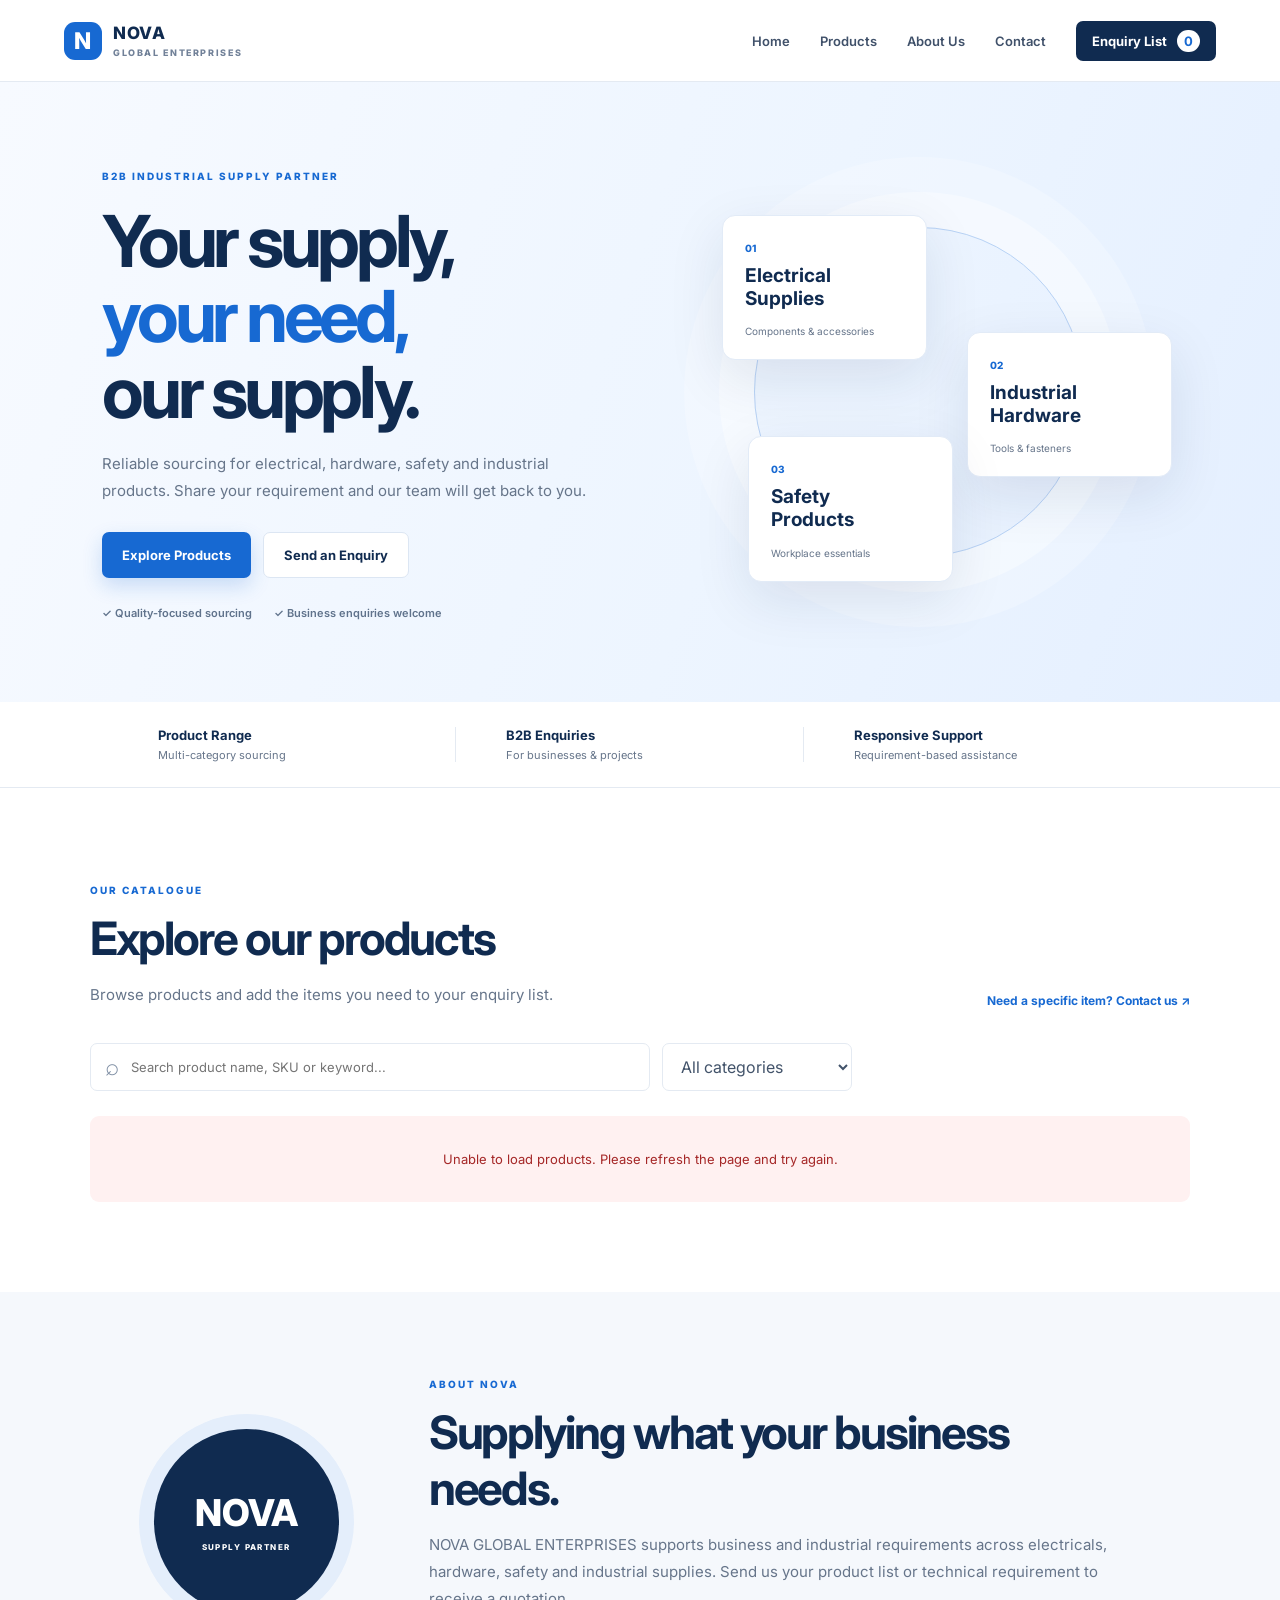
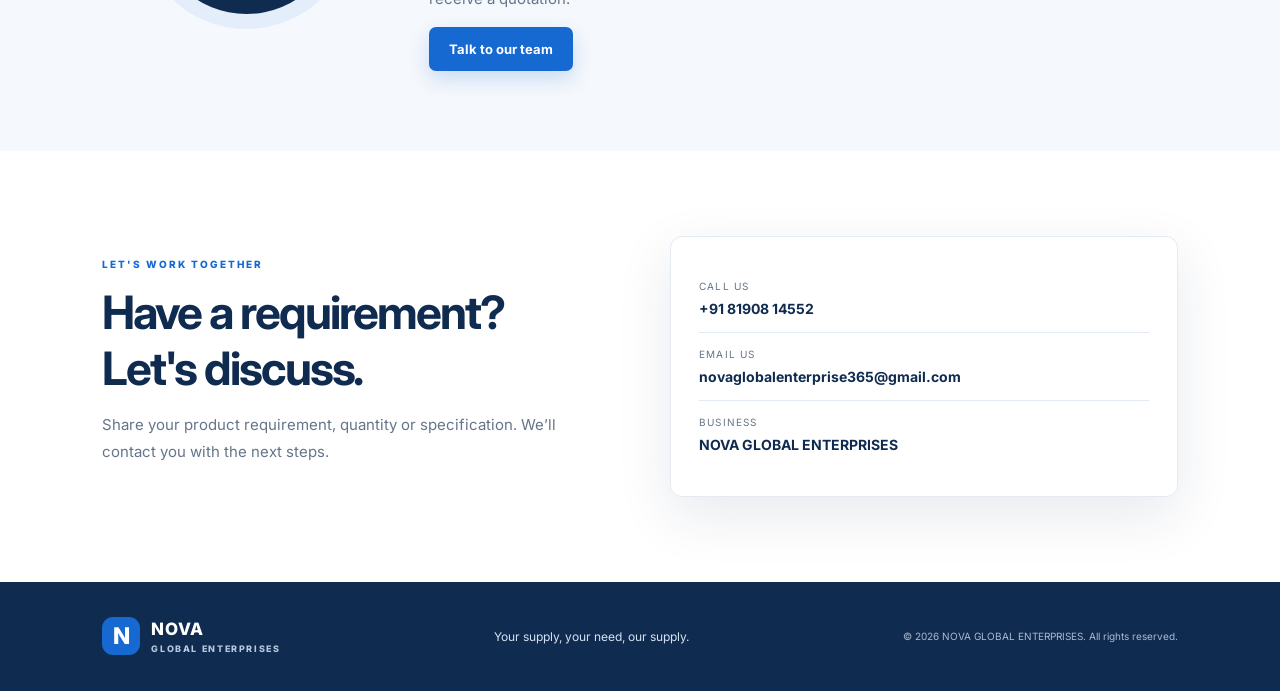
<file: index.html>
<!doctype html>
<html lang="en">
<head>
  <meta charset="utf-8">
  <meta name="viewport" content="width=device-width, initial-scale=1">
  <meta name="description" content="NOVA GLOBAL ENTERPRISES - Electrical, hardware, safety and industrial supplies.">
  <title>NOVA GLOBAL ENTERPRISES | B2B Supplies</title>
  <link rel="preconnect" href="https://fonts.googleapis.com">
  <link rel="preconnect" href="https://fonts.gstatic.com" crossorigin>
  <link href="https://fonts.googleapis.com/css2?family=Inter:wght@400;500;600;700;800&display=swap" rel="stylesheet">
  <link rel="stylesheet" href="style.css">
</head>
<body>
<header class="site-header">
  <a class="brand" href="#home"><span class="brand-mark">N</span><span>NOVA <small>GLOBAL ENTERPRISES</small></span></a>
  <button class="menu-toggle" id="menuToggle" aria-label="Toggle navigation">☰</button>
  <nav id="mainNav">
    <a href="#home">Home</a><a href="#products">Products</a><a href="#about">About Us</a><a href="#contact">Contact</a>
    <button class="nav-enquiry" id="openCart">Enquiry List <b id="cartCount">0</b></button>
  </nav>
</header>

<main>
  <section class="hero" id="home">
    <div class="hero-copy">
      <span class="eyebrow">B2B INDUSTRIAL SUPPLY PARTNER</span>
      <h1>Your supply,<br><em>your need,</em><br>our supply.</h1>
      <p>Reliable sourcing for electrical, hardware, safety and industrial products. Share your requirement and our team will get back to you.</p>
      <div class="hero-actions"><a class="btn primary" href="#products">Explore Products</a><button class="btn light" id="heroEnquiry">Send an Enquiry</button></div>
      <div class="hero-points"><span>✓ Quality-focused sourcing</span><span>✓ Business enquiries welcome</span></div>
    </div>
    <div class="hero-visual">
      <div class="visual-card card-one"><span>01</span><strong>Electrical<br>Supplies</strong><small>Components & accessories</small></div>
      <div class="visual-card card-two"><span>02</span><strong>Industrial<br>Hardware</strong><small>Tools & fasteners</small></div>
      <div class="visual-card card-three"><span>03</span><strong>Safety<br>Products</strong><small>Workplace essentials</small></div>
      <div class="visual-orbit"></div>
    </div>
  </section>

  <section class="trust-strip"><div><strong>Product Range</strong><span>Multi-category sourcing</span></div><div><strong>B2B Enquiries</strong><span>For businesses & projects</span></div><div><strong>Responsive Support</strong><span>Requirement-based assistance</span></div></section>

  <section class="section" id="products">
    <div class="section-heading"><div><span class="eyebrow">OUR CATALOGUE</span><h2>Explore our products</h2><p>Browse products and add the items you need to your enquiry list.</p></div><a class="text-link" href="#contact">Need a specific item? Contact us ↗</a></div>
    <div class="catalogue-tools">
      <label class="search-box"><span>⌕</span><input id="searchInput" type="search" placeholder="Search product name, SKU or keyword..."></label>
      <select id="categoryFilter" aria-label="Filter by category"><option value="">All categories</option></select>
    </div>
    <div id="loadingState" class="state-message">Loading products from Google Sheets…</div>
    <div id="errorState" class="state-message error hidden"></div>
    <div id="productGrid" class="product-grid"></div>
    <div id="emptyState" class="state-message hidden">No products found. Try another search.</div>
  </section>

  <section class="about-section" id="about">
    <div class="about-badge">NOVA<br><small>SUPPLY PARTNER</small></div>
    <div><span class="eyebrow">ABOUT NOVA</span><h2>Supplying what your business needs.</h2><p>NOVA GLOBAL ENTERPRISES supports business and industrial requirements across electricals, hardware, safety and industrial supplies. Send us your product list or technical requirement to receive a quotation.</p><a class="btn primary" href="#contact">Talk to our team</a></div>
  </section>

  <section class="contact-section" id="contact">
    <div><span class="eyebrow">LET'S WORK TOGETHER</span><h2>Have a requirement?<br>Let's discuss.</h2><p>Share your product requirement, quantity or specification. We’ll contact you with the next steps.</p></div>
    <div class="contact-card"><div><span>Call us</span><a href="tel:+918190814552">+91 81908 14552</a></div><div><span>Email us</span><a href="mailto:novaglobalenterprise365@gmail.com">novaglobalenterprise365@gmail.com</a></div><div><span>Business</span><strong>NOVA GLOBAL ENTERPRISES</strong></div></div>
  </section>
</main>

<footer><a class="brand footer-brand" href="#home"><span class="brand-mark">N</span><span>NOVA <small>GLOBAL ENTERPRISES</small></span></a><p>Your supply, your need, our supply.</p><small>© <span id="year"></span> NOVA GLOBAL ENTERPRISES. All rights reserved.</small></footer>

<div class="drawer-backdrop" id="drawerBackdrop"></div>
<aside class="enquiry-drawer" id="enquiryDrawer" aria-label="Enquiry list">
  <div class="drawer-head"><div><span class="eyebrow">YOUR REQUIREMENT</span><h3>Enquiry List</h3></div><button class="icon-btn" id="closeCart" aria-label="Close">×</button></div>
  <div id="cartItems" class="cart-items"><p class="muted">Your enquiry list is empty.</p></div>
  <form id="enquiryForm" class="enquiry-form">
    <h4>Contact details</h4>
    <div class="form-grid"><label>Your name *<input name="name" required maxlength="100"></label><label>Company name<input name="company" maxlength="120"></label><label>Email address *<input name="email" type="email" required maxlength="150"></label><label>Phone number *<input name="phone" type="tel" required maxlength="30"></label></div>
    <label>Address<textarea name="address" rows="2"></textarea></label>
    <label>Additional message<textarea name="message" rows="3" placeholder="Quantity, delivery location, specifications..."></textarea></label>
    <button class="btn primary full" type="submit" id="submitEnquiry">Submit Enquiry</button>
    <p class="form-note" id="formMessage">Your enquiry will be recorded in our system.</p>
  </form>
</aside>

<div class="modal-backdrop hidden" id="productModal">
  <div class="product-modal"><button class="icon-btn modal-close" id="closeModal">×</button><div id="modalContent"></div></div>
</div>
<div class="toast" id="toast"></div>
<script src="app.js"></script>
</body>
</html>
</file>
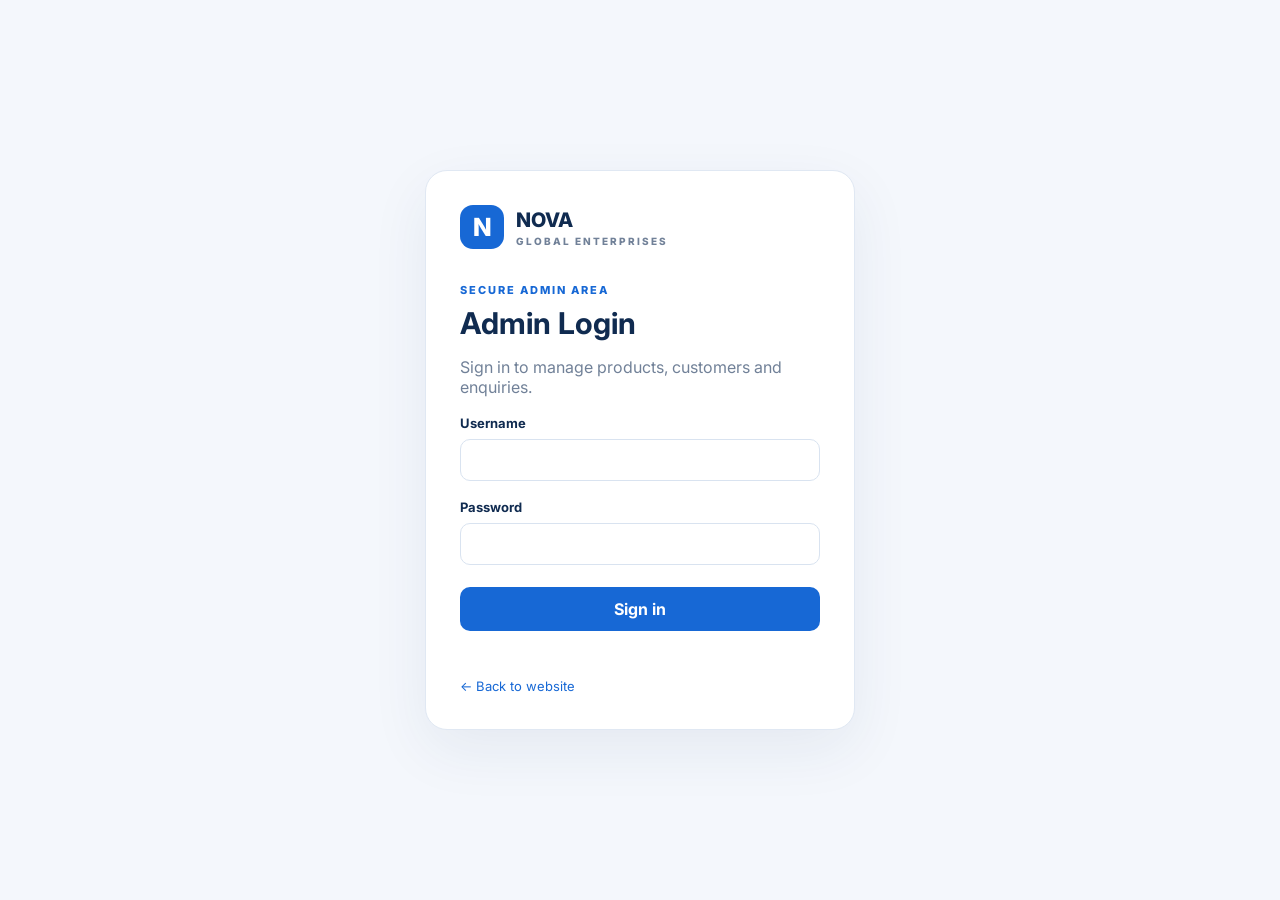
<file: admin.html>
<!doctype html>
<html lang="en">
<head>
<meta charset="utf-8">
<meta name="viewport" content="width=device-width, initial-scale=1">
<meta name="robots" content="noindex,nofollow">
<title>NOVA Admin Dashboard</title>
<link rel="preconnect" href="https://fonts.googleapis.com">
<link rel="preconnect" href="https://fonts.gstatic.com" crossorigin>
<link href="https://fonts.googleapis.com/css2?family=Inter:wght@400;500;600;700;800&display=swap" rel="stylesheet">
<link rel="stylesheet" href="admin.css">
</head>
<body>
<div id="loginView" class="login-wrap">
  <form id="loginForm" class="login-card">
    <div class="brand"><span class="brand-mark">N</span><span>NOVA <small>GLOBAL ENTERPRISES</small></span></div>
    <p class="eyebrow">SECURE ADMIN AREA</p>
    <h1>Admin Login</h1>
    <p class="muted">Sign in to manage products, customers and enquiries.</p>
    <label>Username<input name="username" autocomplete="username" required></label>
    <label>Password<input name="password" type="password" autocomplete="current-password" required></label>
    <button class="btn primary full" id="loginButton">Sign in</button>
    <p class="message" id="loginMessage" role="status"></p>
    <a class="back-link" href="./">← Back to website</a>
  </form>
</div>

<div id="appView" class="app hidden">
  <aside class="sidebar">
    <a class="brand side-brand" href="./"><span class="brand-mark">N</span><span>NOVA <small>ADMIN</small></span></a>
    <nav>
      <button class="side-link active" data-view="overview">▦ <span>Overview</span></button>
      <button class="side-link" data-view="products">□ <span>Products</span></button>
      <button class="side-link" data-view="enquiries">☷ <span>Enquiries</span></button>
      <button class="side-link" data-view="customers">♙ <span>Customers</span></button>
    </nav>
    <button id="logoutButton" class="logout">↪ Sign out</button>
  </aside>

  <main class="main">
    <header class="topbar">
      <div><span class="eyebrow">NOVA GLOBAL ENTERPRISES</span><h1 id="pageTitle">Overview</h1></div>
      <div class="top-actions"><span id="adminName" class="admin-name"></span><a href="./" target="_blank" rel="noopener">View website ↗</a></div>
    </header>

    <section id="overviewView" class="view">
      <div class="stats-grid">
        <article class="stat-card"><span>Total Products</span><strong id="statProducts">0</strong></article>
        <article class="stat-card"><span>Active Products</span><strong id="statActive">0</strong></article>
        <article class="stat-card"><span>Total Enquiries</span><strong id="statEnquiries">0</strong></article>
        <article class="stat-card"><span>New Enquiries</span><strong id="statNew">0</strong></article>
        <article class="stat-card"><span>Total Customers</span><strong id="statCustomers">0</strong></article>
      </div>
      <section class="panel">
        <div class="panel-head"><div><h2>Recent enquiries</h2><p class="muted">Latest customer requirements</p></div><button class="btn outline" data-go="enquiries">View all</button></div>
        <div class="table-wrap"><table><thead><tr><th>Enquiry No.</th><th>Customer</th><th>Company</th><th>Status</th><th>Date</th></tr></thead><tbody id="recentEnquiries"></tbody></table></div>
      </section>
    </section>

    <section id="productsView" class="view hidden">
      <section class="panel">
        <div class="panel-head"><div><h2>Product catalogue</h2><p class="muted">Add and maintain the products shown on the public website.</p></div><button class="btn primary" id="addProductButton">+ Add product</button></div>
        <div class="toolbar"><input id="productSearch" placeholder="Search name, SKU or category..."></div>
        <div class="table-wrap"><table><thead><tr><th>Product</th><th>SKU</th><th>Category</th><th>Status</th><th>Actions</th></tr></thead><tbody id="productsTable"></tbody></table></div>
      </section>
    </section>

    <section id="enquiriesView" class="view hidden">
      <section class="panel">
        <div class="panel-head"><div><h2>Customer enquiries</h2><p class="muted">Review requested products and update enquiry status.</p></div><button class="btn outline" id="refreshEnquiries">Refresh</button></div>
        <div id="enquiriesList" class="enquiry-list"></div>
      </section>
    </section>

    <section id="customersView" class="view hidden">
      <section class="panel">
        <div class="panel-head"><div><h2>Customers</h2><p class="muted">Customer records submitted through the website.</p></div><button class="btn outline" id="refreshCustomers">Refresh</button></div>
        <div class="table-wrap"><table><thead><tr><th>Name</th><th>Company</th><th>Email</th><th>Phone</th><th>Address</th><th>Created</th></tr></thead><tbody id="customersTable"></tbody></table></div>
      </section>
    </section>
  </main>
</div>

<div id="productDialog" class="dialog-backdrop hidden">
  <form id="productForm" class="dialog">
    <div class="dialog-head"><div><span class="eyebrow">CATALOGUE</span><h2 id="productDialogTitle">Add product</h2></div><button type="button" class="icon-close" id="closeProductDialog">×</button></div>
    <input type="hidden" name="id">
    <div class="form-grid">
      <label>Product name *<input name="name" required maxlength="200"></label>
      <label>SKU<input name="sku" maxlength="100"></label>
      <label>Category<input name="category" maxlength="120" placeholder="e.g. Cable Management"></label>
      <label>Unit<input name="unit" maxlength="40" placeholder="Nos"></label>
      <label class="span-2">Short description<input name="short_description" maxlength="300"></label>
      <label class="span-2">Description<textarea name="description" rows="3"></textarea></label>
      <label class="span-2">Technical specifications<textarea name="specifications" rows="3"></textarea></label>
      <label class="span-2">Product image URL<input name="image_url" type="url" placeholder="https://..."></label>
      <label class="span-2">Datasheet URL<input name="datasheet_url" type="url" placeholder="https://..."></label>
      <label>Status<select name="status"><option>Active</option><option>Inactive</option></select></label>
    </div>
    <div class="dialog-actions"><button type="button" class="btn outline" id="cancelProduct">Cancel</button><button class="btn primary" id="saveProductButton">Save product</button></div>
    <p class="message" id="productMessage"></p>
  </form>
</div>
<div id="toast" class="toast"></div>
<script src="admin.js"></script>
</body>
</html>
</file>
<file: style.css>
:root{--navy:#102b50;--blue:#1769d2;--sky:#eaf3ff;--ink:#17263b;--muted:#66758a;--line:#e4eaf2;--white:#fff;--bg:#f8fafd;--shadow:0 18px 55px rgba(16,43,80,.10)}
*{box-sizing:border-box}html{scroll-behavior:smooth}body{margin:0;font-family:Inter,Arial,sans-serif;color:var(--ink);background:#fff}a{color:inherit;text-decoration:none}button,input,select,textarea{font:inherit}.site-header{height:82px;padding:0 max(5vw,24px);display:flex;align-items:center;justify-content:space-between;border-bottom:1px solid var(--line);background:#fff;position:sticky;top:0;z-index:20}.brand{display:flex;align-items:center;gap:11px;font-weight:800;letter-spacing:.04em;color:var(--navy);font-size:17px}.brand small{display:block;font-size:9px;letter-spacing:.18em;color:#718198;margin-top:4px}.brand-mark{width:38px;height:38px;border-radius:11px;background:var(--blue);color:#fff;display:grid;place-items:center;font-size:23px;font-weight:800}.site-header nav{display:flex;align-items:center;gap:30px;font-size:13px;font-weight:600;color:#40516a}.site-header nav>a:hover{color:var(--blue)}.nav-enquiry{border:0;background:var(--navy);color:white;border-radius:7px;padding:12px 16px;cursor:pointer;font-weight:700}.nav-enquiry b{background:#fff;color:var(--blue);border-radius:20px;padding:3px 7px;margin-left:7px}.menu-toggle{display:none;border:0;background:none;font-size:25px}.hero{min-height:600px;background:linear-gradient(110deg,#f7faff 0%,#edf5ff 58%,#e4efff 100%);padding:82px max(8vw,30px);display:grid;grid-template-columns:1fr 1fr;align-items:center;gap:40px;overflow:hidden}.eyebrow{font-size:10px;letter-spacing:.2em;font-weight:800;color:var(--blue)}h1{font-size:clamp(46px,5.6vw,76px);line-height:1.05;letter-spacing:-.06em;color:var(--navy);margin:20px 0}h1 em{font-style:normal;color:var(--blue)}.hero-copy p,.section-heading p,.about-section p,.contact-section p{max-width:530px;color:var(--muted);font-size:15px;line-height:1.8}.hero-actions{display:flex;gap:12px;margin-top:28px}.btn{border:0;border-radius:7px;padding:14px 20px;font-weight:700;font-size:13px;cursor:pointer;display:inline-flex;align-items:center;justify-content:center}.primary{background:var(--blue);color:#fff;box-shadow:0 8px 20px #1769d233}.primary:hover{background:#0d55b4}.light{background:#fff;color:var(--navy);border:1px solid #dce6f3}.hero-points{display:flex;gap:22px;margin-top:28px;color:#60738c;font-size:11px;font-weight:600}.hero-visual{height:410px;position:relative;display:grid;place-items:center}.visual-orbit{width:330px;height:330px;border:1px solid #b9d3f5;border-radius:50%;position:absolute;box-shadow:0 0 0 35px #ffffff55,0 0 0 70px #ffffff35}.visual-card{position:absolute;background:#fff;border:1px solid #e2ebf7;border-radius:13px;padding:20px 22px;box-shadow:var(--shadow);width:205px;z-index:2}.visual-card span{font-size:10px;color:var(--blue);font-weight:800}.visual-card strong{display:block;font-size:19px;line-height:1.2;color:var(--navy);margin:9px 0}.visual-card small{font-size:10px;color:var(--muted)}.card-one{top:28px;left:12%}.card-two{right:1%;top:145px}.card-three{bottom:15px;left:17%}.trust-strip{display:grid;grid-template-columns:repeat(3,1fr);padding:25px 10%;border-bottom:1px solid var(--line);gap:20px}.trust-strip div{display:flex;flex-direction:column;gap:5px;border-right:1px solid var(--line);padding-left:30px}.trust-strip div:last-child{border:0}.trust-strip strong{font-size:13px;color:var(--navy)}.trust-strip span{font-size:11px;color:var(--muted)}.section{padding:90px max(7vw,25px)}.section-heading{display:flex;align-items:end;justify-content:space-between;gap:25px}.section-heading h2,.about-section h2,.contact-section h2{font-size:clamp(30px,3.6vw,46px);letter-spacing:-.045em;color:var(--navy);margin:12px 0}.section-heading p{margin-bottom:0}.text-link{font-size:12px;color:var(--blue);font-weight:700;white-space:nowrap}.catalogue-tools{display:flex;gap:12px;margin:35px 0 25px}.search-box{height:48px;border:1px solid var(--line);border-radius:7px;display:flex;align-items:center;padding:0 14px;gap:10px;flex:1;max-width:560px}.search-box span{font-size:24px;color:#8090a5}.search-box input{border:0;outline:0;width:100%;font-size:13px}.catalogue-tools select{border:1px solid var(--line);border-radius:7px;padding:0 14px;min-width:190px;color:#42536a;background:#fff}.product-grid{display:grid;grid-template-columns:repeat(3,1fr);gap:20px}.product-card{border:1px solid var(--line);border-radius:11px;overflow:hidden;background:#fff;transition:.2s}.product-card:hover{transform:translateY(-4px);box-shadow:var(--shadow)}.product-image{height:190px;background:#f2f6fc;display:grid;place-items:center;overflow:hidden}.product-image img{width:100%;height:100%;object-fit:contain}.image-placeholder{font-size:45px;color:#b7cbe5}.product-info{padding:18px}.product-category{font-size:9px;color:var(--blue);font-weight:800;letter-spacing:.13em;text-transform:uppercase}.product-info h3{font-size:16px;color:var(--navy);margin:9px 0}.product-info p{font-size:12px;color:var(--muted);line-height:1.6;min-height:38px}.product-meta{font-size:10px;color:#7d8da2;margin:12px 0}.product-actions{display:flex;gap:8px}.product-actions button{flex:1;padding:10px 8px;border-radius:6px;border:1px solid #dce7f5;background:#fff;color:var(--blue);font-size:11px;font-weight:700;cursor:pointer}.product-actions button.add{background:var(--blue);color:#fff;border-color:var(--blue)}.state-message{padding:35px;text-align:center;color:var(--muted);background:var(--bg);border-radius:9px;font-size:13px}.error{color:#a52727;background:#fff1f1}.hidden{display:none!important}.about-section{padding:80px 12%;background:#f5f8fc;display:grid;grid-template-columns:220px 1fr;gap:55px;align-items:center}.about-badge{width:185px;height:185px;border-radius:50%;background:var(--navy);color:#fff;display:grid;align-content:center;justify-content:center;text-align:center;font-size:37px;font-weight:800;box-shadow:0 0 0 15px #e4eefb}.about-badge small{font-size:8px;letter-spacing:.18em;margin-top:7px}.about-section p{max-width:720px}.contact-section{padding:85px max(8vw,25px);display:grid;grid-template-columns:1fr 1fr;gap:60px;align-items:center}.contact-card{border:1px solid var(--line);border-radius:12px;padding:28px;box-shadow:var(--shadow)}.contact-card div{display:flex;flex-direction:column;gap:8px;padding:15px 0;border-bottom:1px solid var(--line)}.contact-card div:last-child{border:0}.contact-card span{font-size:10px;color:var(--muted);text-transform:uppercase;letter-spacing:.12em}.contact-card a,.contact-card strong{font-size:14px;color:var(--navy);font-weight:700;overflow-wrap:anywhere}footer{padding:35px 8%;background:var(--navy);color:#d5e2f3;display:flex;align-items:center;justify-content:space-between;gap:20px;flex-wrap:wrap}footer .brand{color:#fff}footer .brand small{color:#b6c8df}footer p{font-size:12px}footer>small{font-size:10px;color:#aabbd1}.drawer-backdrop,.modal-backdrop{position:fixed;inset:0;background:#081a30a8;z-index:40;opacity:0;visibility:hidden;transition:.2s}.drawer-backdrop.open{opacity:1;visibility:visible}.enquiry-drawer{position:fixed;right:0;top:0;height:100%;width:min(520px,100%);background:#fff;z-index:41;transform:translateX(100%);transition:.25s;overflow:auto;padding:25px}.enquiry-drawer.open{transform:translateX(0)}.drawer-head{display:flex;justify-content:space-between;align-items:center;border-bottom:1px solid var(--line);padding-bottom:17px}.drawer-head h3{margin:7px 0 0;color:var(--navy);font-size:23px}.icon-btn{border:0;background:#eef4fc;color:var(--navy);width:36px;height:36px;border-radius:50%;font-size:24px;cursor:pointer}.cart-items{padding:15px 0;border-bottom:1px solid var(--line)}.cart-row{display:grid;grid-template-columns:1fr auto;gap:10px;padding:12px 0;border-bottom:1px solid #edf1f6}.cart-row strong{font-size:12px;color:var(--navy)}.cart-row small{display:block;color:var(--muted);font-size:10px;margin-top:5px}.qty-controls{display:flex;align-items:center;gap:8px}.qty-controls button{border:1px solid var(--line);background:white;border-radius:5px;width:25px;height:25px;cursor:pointer}.qty-controls span{font-size:12px}.remove-item{border:0;background:none;color:#b33;cursor:pointer;font-size:10px}.muted{color:var(--muted);font-size:12px}.enquiry-form{padding:18px 0}.enquiry-form h4{margin:0 0 15px;color:var(--navy)}.form-grid{display:grid;grid-template-columns:1fr 1fr;gap:12px}.enquiry-form label{display:block;font-size:10px;color:#596b82;font-weight:700;margin-bottom:12px}.enquiry-form input,.enquiry-form textarea{display:block;width:100%;border:1px solid var(--line);border-radius:6px;padding:11px;margin-top:6px;outline-color:var(--blue);font-size:12px}.enquiry-form textarea{resize:vertical}.full{width:100%}.form-note{font-size:10px;color:var(--muted);line-height:1.5}.modal-backdrop{display:grid;place-items:center;opacity:1;visibility:visible;padding:20px}.product-modal{position:relative;background:#fff;border-radius:13px;width:min(700px,100%);max-height:90vh;overflow:auto;padding:28px}.modal-close{position:absolute;right:15px;top:15px}.modal-product{display:grid;grid-template-columns:220px 1fr;gap:25px;padding-top:20px}.modal-product img{width:100%;height:220px;object-fit:contain;background:#f4f7fb;border-radius:8px}.modal-product h2{font-size:23px;color:var(--navy)}.modal-product p{font-size:12px;line-height:1.7;color:var(--muted)}.specs{white-space:pre-wrap;background:#f6f9fd;border-radius:7px;padding:12px;font-size:11px;line-height:1.7;color:#43536a}.toast{position:fixed;bottom:25px;left:50%;transform:translate(-50%,20px);background:var(--navy);color:#fff;padding:12px 18px;border-radius:7px;font-size:12px;opacity:0;pointer-events:none;transition:.2s;z-index:80}.toast.show{opacity:1;transform:translate(-50%,0)}
@media(max-width:850px){.site-header nav{gap:15px}.hero{padding-top:55px;grid-template-columns:1fr}.hero-visual{height:330px}.visual-orbit{width:260px;height:260px}.card-one{left:10%}.card-two{right:7%}.card-three{left:18%}.product-grid{grid-template-columns:repeat(2,1fr)}.about-section{padding:65px 8%;grid-template-columns:150px 1fr;gap:35px}.about-badge{width:140px;height:140px;font-size:28px}.contact-section{gap:30px}}
@media(max-width:600px){.site-header{height:68px}.menu-toggle{display:block}.site-header nav{display:none;position:absolute;top:68px;left:0;right:0;background:#fff;padding:18px 25px 25px;box-shadow:var(--shadow);flex-direction:column;align-items:stretch}.site-header nav.show{display:flex}.nav-enquiry{width:100%}.hero{padding:55px 25px 35px;gap:10px}.hero-visual{height:290px}.visual-card{width:165px;padding:15px}.visual-card strong{font-size:16px}.card-two{right:0}.trust-strip{padding:20px 25px;grid-template-columns:1fr;gap:15px}.trust-strip div{padding:0;border:0}.section{padding:65px 22px}.section-heading{align-items:flex-start;flex-direction:column}.catalogue-tools{flex-direction:column}.search-box{max-width:none}.catalogue-tools select{height:46px}.product-grid{grid-template-columns:1fr}.product-image{height:210px}.about-section{grid-template-columns:1fr;padding:60px 25px}.about-badge{margin:0 auto 10px}.contact-section{grid-template-columns:1fr;padding:65px 25px}.form-grid{grid-template-columns:1fr}.modal-product{grid-template-columns:1fr}.modal-product img{height:180px}.product-modal{padding:20px}footer{align-items:flex-start;flex-direction:column}}
</file>
<file: admin.css>
*{box-sizing:border-box}body{margin:0;font-family:Inter,Arial,sans-serif;color:#102b50;background:#f4f7fc}button,input,textarea,select{font:inherit}button{cursor:pointer}.hidden{display:none!important}.muted{color:#718198}.eyebrow{font-size:11px;letter-spacing:2px;font-weight:800;color:#1768d5}.brand{display:flex;align-items:center;gap:12px;color:#102b50;text-decoration:none;font-size:20px;font-weight:800}.brand small{display:block;font-size:10px;letter-spacing:2px;color:#718198;margin-top:3px}.brand-mark{display:grid;place-items:center;width:44px;height:44px;border-radius:13px;background:#1768d5;color:white;font-size:25px}.login-wrap{min-height:100vh;display:grid;place-items:center;padding:24px}.login-card{width:min(100%,430px);background:white;border:1px solid #e0e8f3;border-radius:22px;padding:34px;box-shadow:0 20px 60px #17365d12}.login-card .eyebrow{margin:34px 0 8px}.login-card h1{font-size:30px;margin:0 0 8px}.login-card label,.dialog label{display:grid;gap:8px;font-size:13px;font-weight:700;margin-top:18px}.login-card input,.dialog input,.dialog textarea,.dialog select,.toolbar input{width:100%;border:1px solid #d9e3f0;border-radius:10px;padding:12px 13px;outline:none;color:#102b50;background:white}.login-card input:focus,.dialog input:focus,.dialog textarea:focus,.dialog select:focus,.toolbar input:focus{border-color:#1768d5;box-shadow:0 0 0 3px #1768d51a}.btn{border:0;border-radius:10px;padding:12px 17px;font-weight:700}.primary{background:#1768d5;color:white}.outline{background:white;border:1px solid #d9e3f0;color:#1768d5}.full{width:100%;margin-top:22px}.message{min-height:18px;color:#c23b43;font-size:13px}.back-link{color:#1768d5;text-decoration:none;font-size:13px}.app{min-height:100vh}.sidebar{position:fixed;inset:0 auto 0 0;width:245px;background:#fff;border-right:1px solid #e2e9f2;padding:25px 17px;display:flex;flex-direction:column;z-index:2}.side-brand{padding:0 8px 35px}.sidebar nav{display:grid;gap:7px}.side-link{display:flex;align-items:center;gap:14px;border:0;background:transparent;color:#53647b;padding:13px 15px;border-radius:10px;text-align:left;font-weight:600}.side-link.active,.side-link:hover{background:#eaf2ff;color:#1768d5}.side-link span{font-size:14px}.logout{margin-top:auto;border:0;background:#fff1f1;color:#b83b45;border-radius:10px;padding:13px;text-align:left;font-weight:700}.main{margin-left:245px;padding:30px;max-width:1600px}.topbar{display:flex;justify-content:space-between;align-items:center;margin-bottom:28px}.topbar h1{margin:7px 0 0;font-size:29px}.top-actions{display:flex;align-items:center;gap:20px;font-size:13px}.top-actions a{color:#1768d5;text-decoration:none;font-weight:700}.admin-name{color:#718198}.stats-grid{display:grid;grid-template-columns:repeat(5,minmax(0,1fr));gap:15px;margin-bottom:22px}.stat-card,.panel{background:white;border:1px solid #e1e9f3;border-radius:16px;box-shadow:0 5px 20px #183b6410}.stat-card{padding:21px}.stat-card span{display:block;color:#718198;font-size:13px}.stat-card strong{display:block;font-size:31px;margin-top:10px}.panel{padding:22px;margin-bottom:22px}.panel-head{display:flex;justify-content:space-between;align-items:center;gap:16px;margin-bottom:18px}.panel-head h2{margin:0 0 6px;font-size:19px}.panel-head p{margin:0;font-size:13px}.table-wrap{overflow:auto}table{border-collapse:collapse;width:100%;min-width:650px}th,td{text-align:left;padding:13px 12px;border-bottom:1px solid #edf1f6;font-size:13px;vertical-align:top}th{color:#718198;font-size:11px;text-transform:uppercase;letter-spacing:.7px}td strong{font-size:13px}.toolbar{margin:10px 0 16px}.toolbar input{max-width:360px}.tag{display:inline-block;padding:5px 9px;border-radius:30px;background:#edf4ff;color:#1768d5;font-size:11px;font-weight:700}.tag.inactive,.tag.cancelled{background:#fff0f0;color:#b83b45}.row-actions{display:flex;gap:7px}.mini-btn{border:1px solid #dce5f1;background:white;color:#1768d5;border-radius:7px;padding:7px 9px;font-size:11px;font-weight:700}.mini-btn.danger{color:#b83b45}.enquiry-list{display:grid;gap:13px}.enquiry-card{border:1px solid #e1e9f3;border-radius:13px;padding:17px}.enquiry-top{display:flex;justify-content:space-between;gap:15px;align-items:flex-start}.enquiry-top h3{margin:0 0 5px;font-size:16px}.enquiry-top p,.enquiry-meta{margin:0;color:#718198;font-size:12px;line-height:1.7}.enquiry-body{margin-top:13px;padding-top:12px;border-top:1px solid #edf1f6;display:grid;grid-template-columns:1fr auto;gap:15px}.enquiry-items{font-size:13px;line-height:1.8}.status-select{border:1px solid #d9e3f0;border-radius:8px;padding:8px;color:#102b50;background:white}.dialog-backdrop{position:fixed;inset:0;background:#102b5077;display:grid;place-items:center;padding:20px;z-index:5;overflow:auto}.dialog{background:white;border-radius:18px;padding:24px;width:min(100%,760px);max-height:94vh;overflow:auto}.dialog-head{display:flex;justify-content:space-between;align-items:center;margin-bottom:10px}.dialog-head h2{margin:5px 0;font-size:23px}.icon-close{border:0;background:#f1f5fa;border-radius:50%;width:35px;height:35px;font-size:23px;color:#53647b}.form-grid{display:grid;grid-template-columns:1fr 1fr;gap:0 16px}.form-grid label{margin-top:13px}.span-2{grid-column:span 2}.dialog-actions{display:flex;justify-content:flex-end;gap:10px;margin-top:22px}.toast{position:fixed;bottom:24px;right:24px;background:#102b50;color:white;padding:13px 18px;border-radius:10px;opacity:0;transform:translateY(10px);transition:.2s;z-index:9;pointer-events:none}.toast.show{opacity:1;transform:translateY(0)}@media(max-width:1000px){.stats-grid{grid-template-columns:repeat(2,1fr)}}@media(max-width:700px){.sidebar{position:static;width:auto;height:auto;padding:13px}.side-brand{padding:0 5px 12px}.sidebar nav{display:flex;overflow:auto}.side-link{white-space:nowrap;padding:10px}.logout{position:absolute;right:15px;top:17px;margin:0;padding:10px 12px}.main{margin:0;padding:18px}.topbar{align-items:flex-start;gap:10px}.topbar h1{font-size:23px}.top-actions{display:grid;gap:5px;text-align:right;font-size:11px}.stats-grid{gap:10px}.stat-card{padding:15px}.stat-card strong{font-size:25px}.panel{padding:15px}.panel-head{align-items:flex-start;flex-direction:column}.form-grid{grid-template-columns:1fr}.span-2{grid-column:auto}.enquiry-body{grid-template-columns:1fr}.dialog{padding:17px}}
</file>
